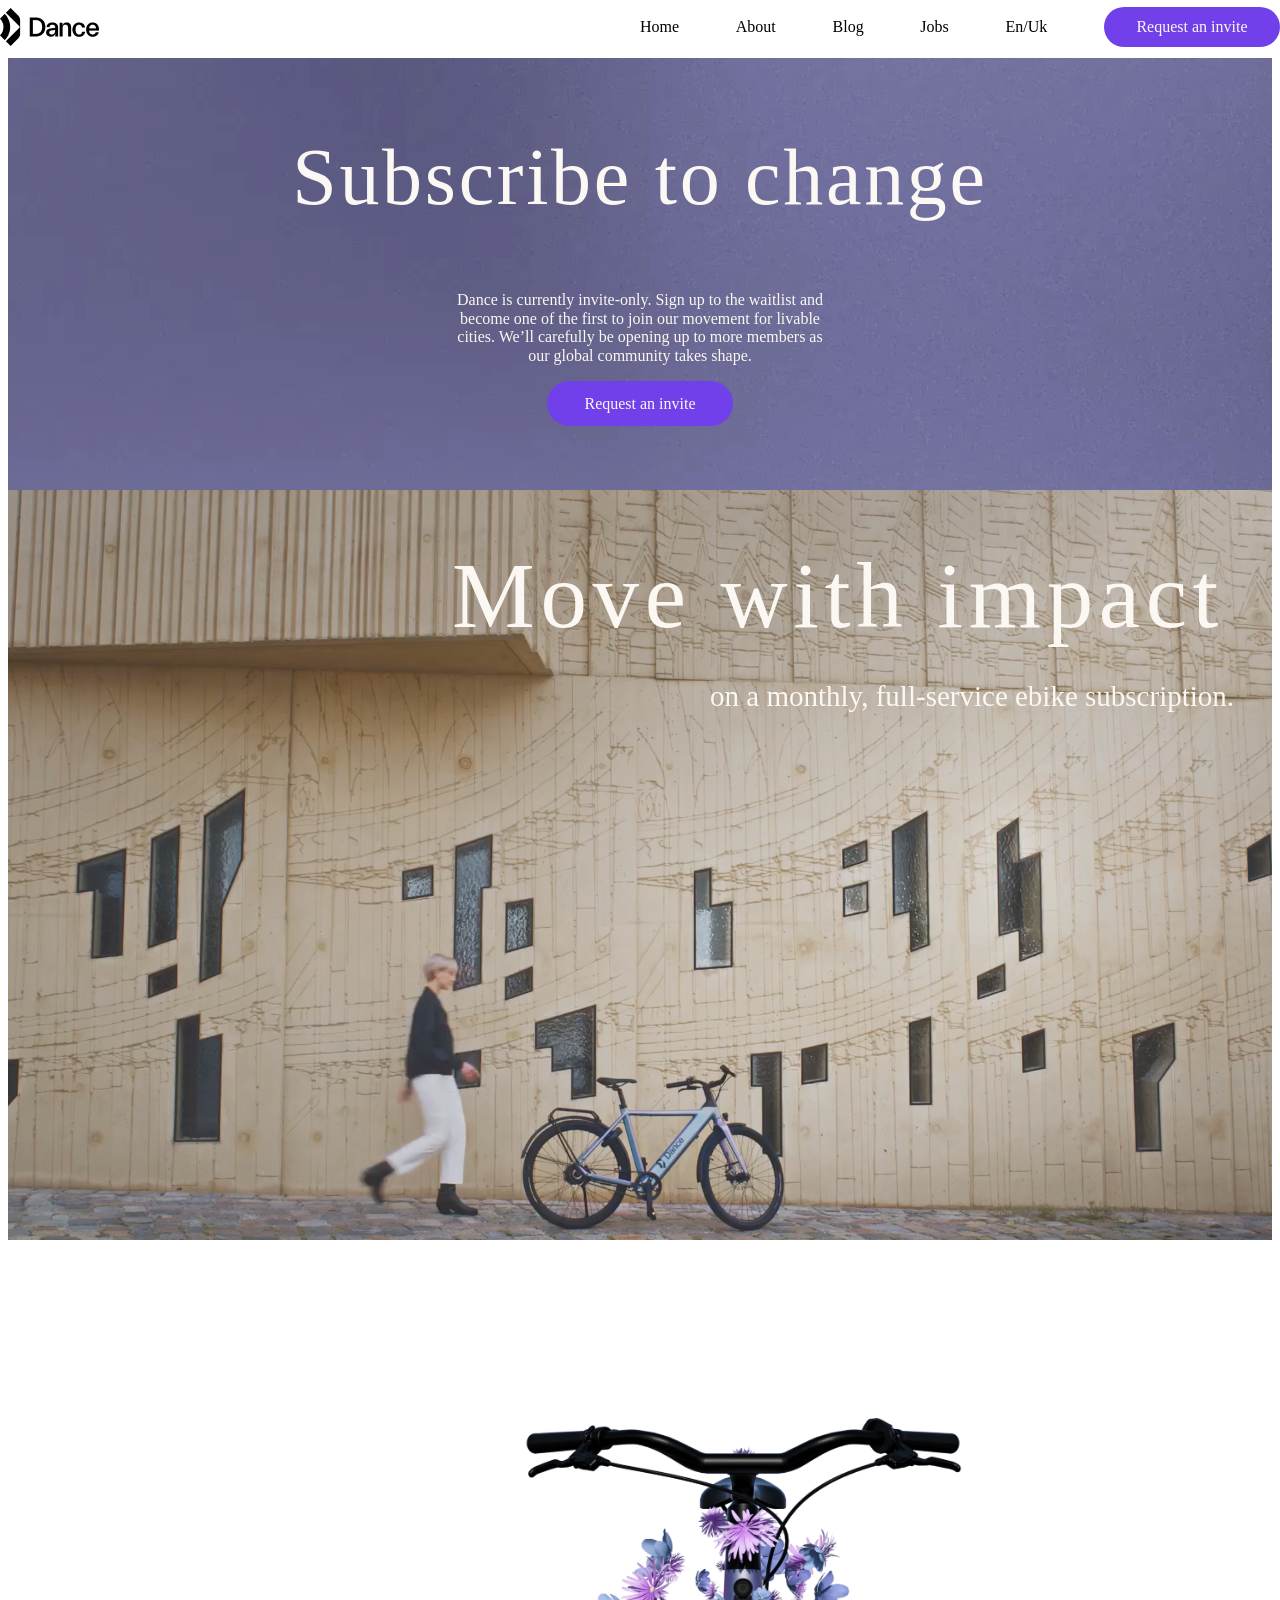
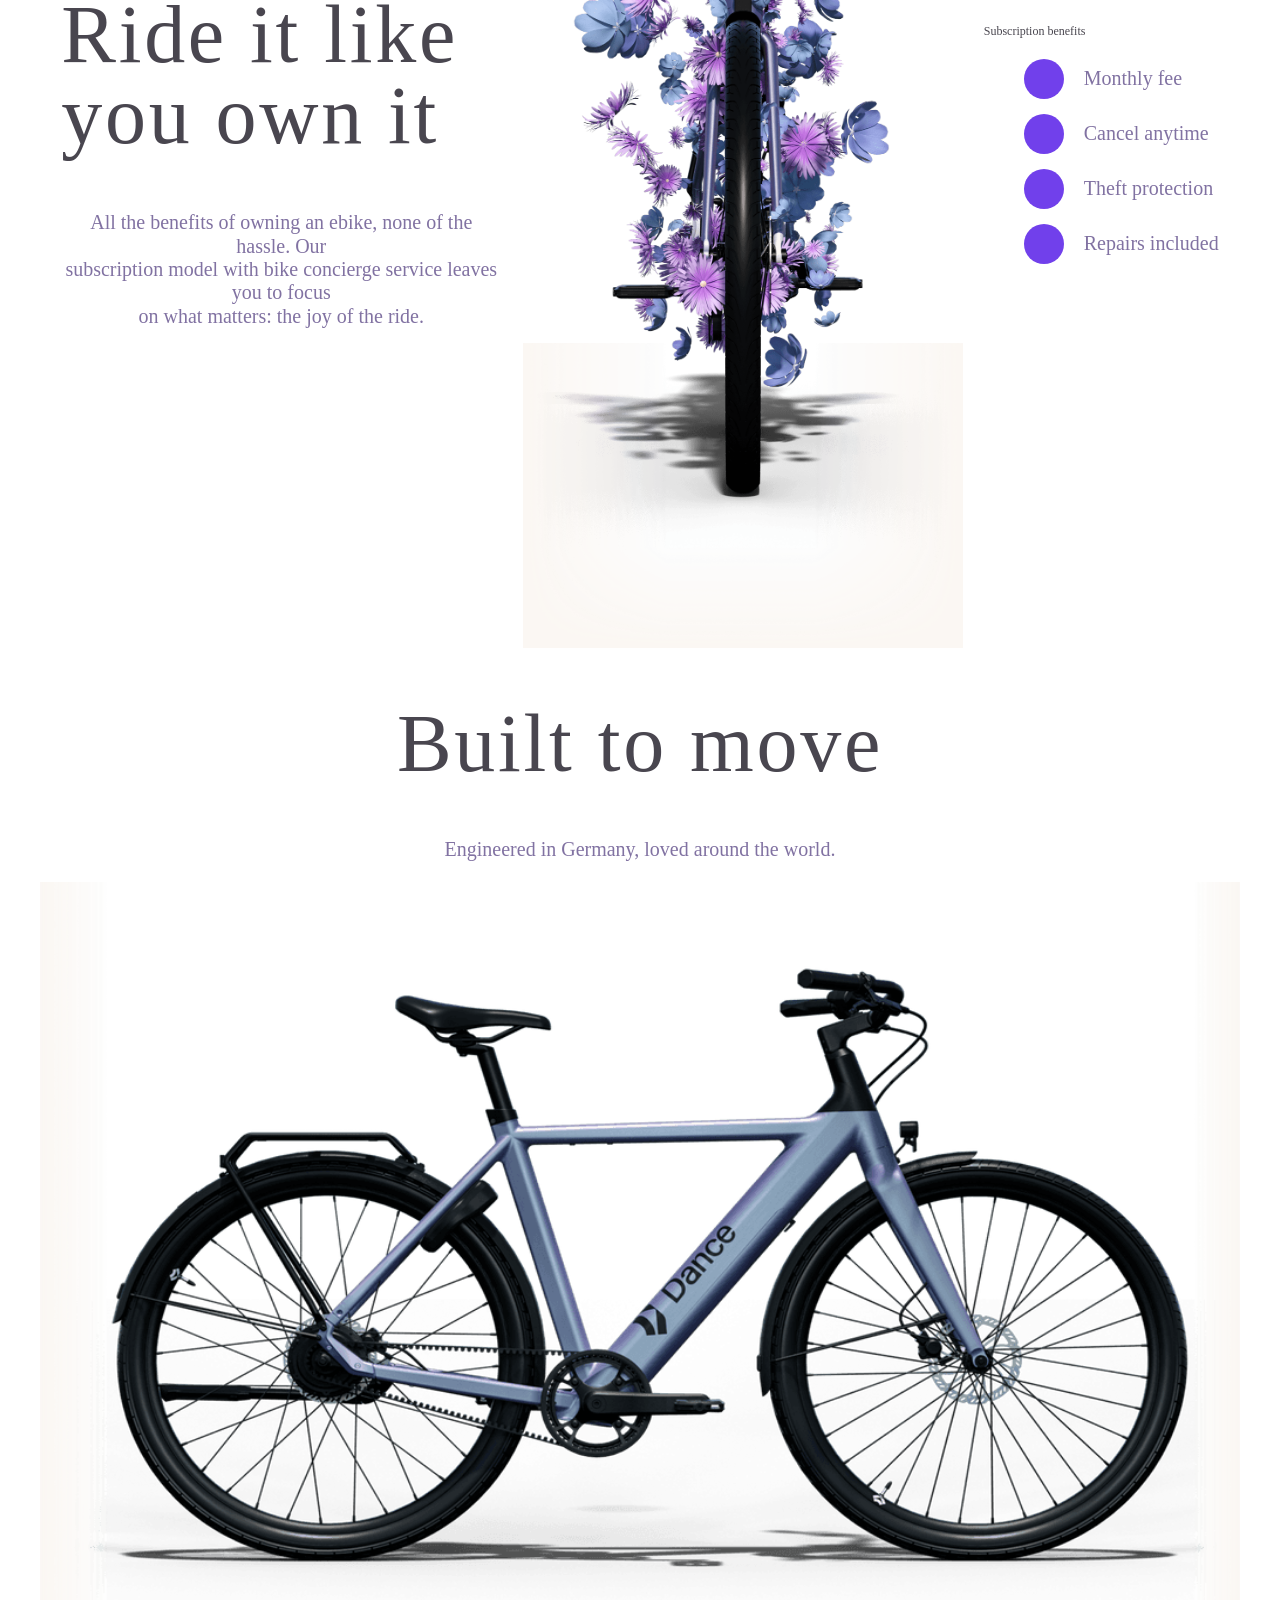
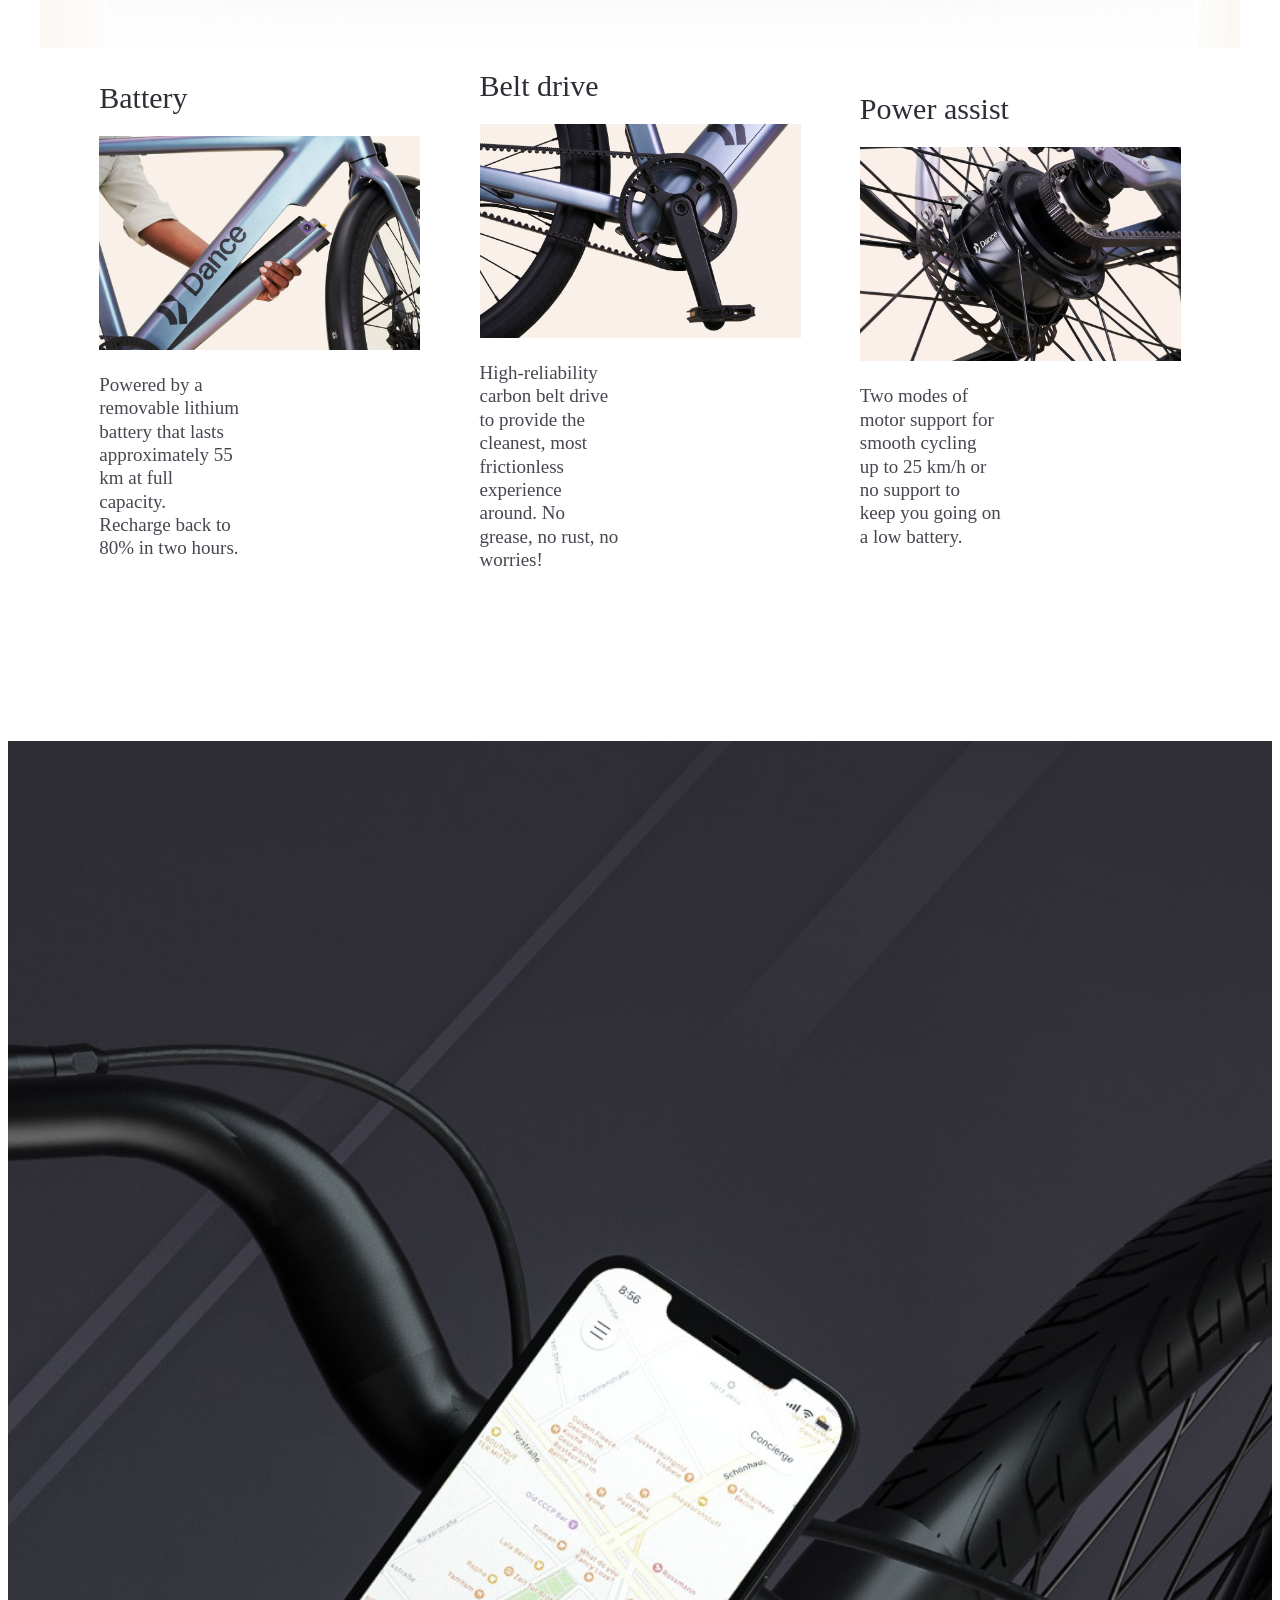
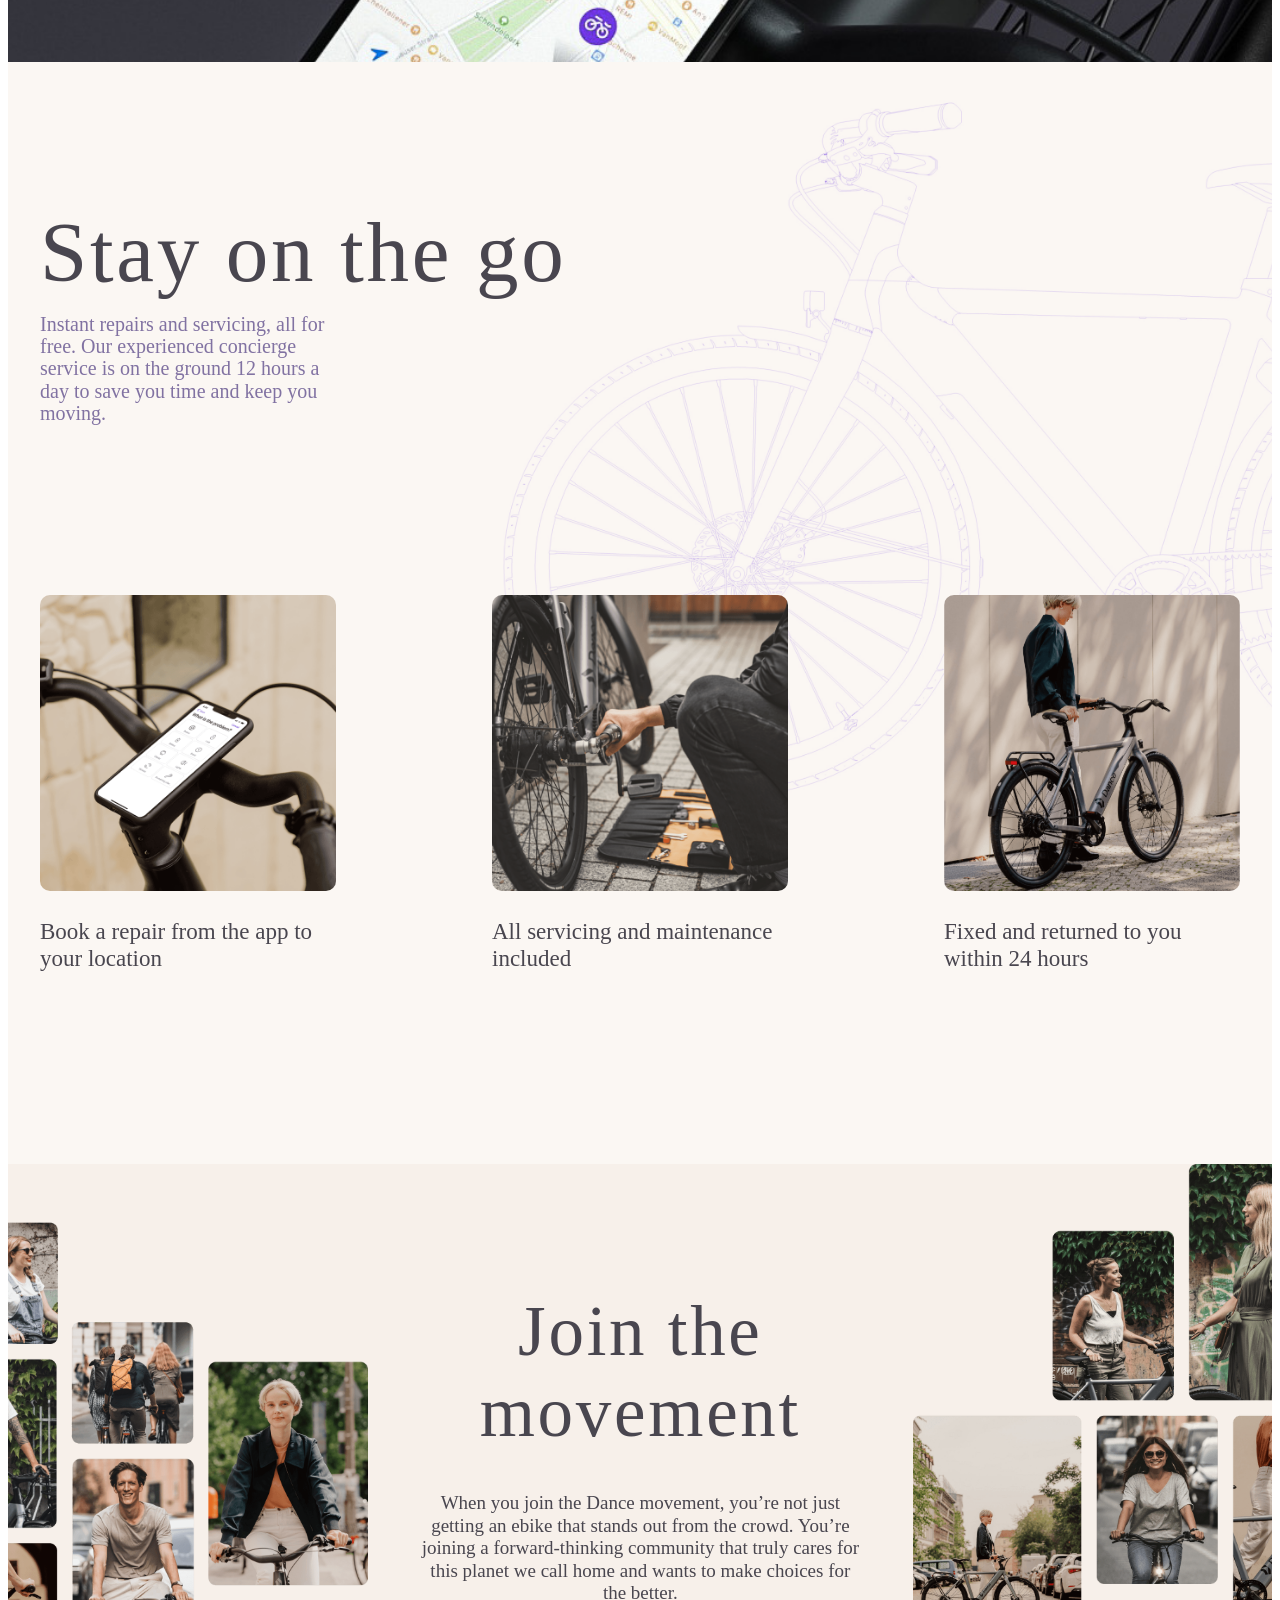
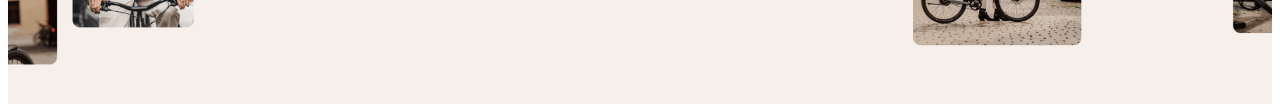
<file: index.html>
<!DOCTYPE html>
<html lang="en">
<head>
    <meta charset="UTF-8">
    <meta name="viewport" content="width=device-width, initial-scale=1.0">
    <title>Dance</title>
    <link rel="stylesheet" href="style/style.css">
    <link rel="icon" type="image/png" href="/img/logo.png">
    <link rel="stylesheet" href="style/media.css">
</head>
<body>
    <header>
        <div class="wrapper">
            <div class="block">
                <img src="img/logo.png" alt="">
                <div class="hotbar">
                    <a href="#home">Home</a>
                    <a href="#about">About</a>
                    <a href="#blog">Blog</a>
                    <a href="/pages/jobs.html">Jobs</a>
                    <a href="https://translate.google.com/?hl=ru&sl=ru&tl=en&op=translate">En/Uk</a>
                    <button>Request an invite</button>
                </div>
                <!-- Добавили id="menu-btn" для удобства привязки скрипта -->
                <div class="menu" id="menu-btn">=</div>
            </div>
        </div>
    </header>

    <main>
        <div class="wrapper">
            <div class="block1" id="home">
                <div class="text">
                    <h1>Subscribe to change</h1>
                    <p>Dance is currently invite-only. Sign up to the waitlist and become one of the first to join our movement for livable cities. We’ll carefully be opening up to more members as our global community takes shape.</p>
                    <button>Request an invite</button>
                </div>
            </div>

            <div class="block2">
                <div class="text">
                    <h1>Move with impact</h1>
                    <p>on a monthly, full-service ebike subscription.</p>
                </div>
            </div>

            <div class="block-template" id="about">
                <div class="text hightline">
                    <h1>Ride it like<br>you own it</h1>
                    <p>All the benefits of owning an ebike, none of the hassle. Our<br>subscription model with bike concierge service leaves you to focus<br>on what matters: the joy of the ride.</p>
                </div>
                <img src="img/bic1.png" alt="">
                <div class="text"> 
                    <h5>Subscription benefits</h5>
                    <ul>
                        <li>Monthly fee</li>
                        <li>Cancel anytime</li>
                        <li>Theft protection</li>
                        <li>Repairs included</li>
                    </ul>
                </div>
            </div>

            <div class="block-template bike">
                <div class="text">
                    <h1>Built to move</h1>
                    <p>Engineered in Germany, loved around the world.</p>
                </div>
                <img src="img/bic2.png" alt="">
            </div>

            <div class="block-template flex">
                <div class="block">
                    <h1>Battery</h1>
                    <img src="img/flex/1.jpg" alt="">
                    <p>Powered by a<br> removable lithium<br> battery that lasts<br>approximately 55<br>km at full<br>capacity.<br>Recharge back to<br>80% in two hours.</p>
                </div>
                <div class="block">
                    <h1>Belt drive</h1>
                    <img src="img/flex/3.jpg" alt="">
                    <p>High-reliability<br>carbon belt drive<br>to provide the<br>cleanest, most<br>frictionless<br>experience<br>around. No<br>grease, no rust, no<br>worries!</p> 
                </div>
                <div class="block">
                    <h1>Power assist</h1>
                    <img src="img/flex/2.jpg" alt="">
                    <p>Two modes of<br>motor support for<br>smooth cycling<br>up to 25 km/h or<br>no support to<br>keep you going on<br>a low battery.</p>
                </div>
            </div>

            <div class="bg"></div>
            <div class="bg-img" id="blog">
                <div class="block">
                    <div class="line">
                        <h1>Stay on the go</h1>
                        <p>Instant repairs and servicing, all for<br>
                            free. Our experienced concierge<br>
                            service is on the ground 12 hours a<br>
                            day to save you time and keep you<br>
                            moving.</p>
                    </div>
                    <div class="flex">
                        <div class="box">
                            <img src="img/stay/1.png" alt="">
                            <p>Book a repair from the app to your location</p>
                        </div>
                        <div class="box">
                            <img src="img/stay/2.png" alt="">
                            <p>All servicing and maintenance included</p>
                        </div>
                        <div class="box">
                            <img src="img/stay/3.png" alt="">
                            <p>Fixed and returned to you within 24 hours</p>
                        </div>
                    </div>
                </div>
            </div>
        </div>
    </main>
    <footer>
        <div class="wrapper">
            <div class="block">
                <img src="img/footer/rig.png" alt="">
                <div class="box">
                    <h1>Join the<br>movement</h1>
                    <p>When you join the Dance movement, you’re not just<br>
                        getting an ebike that stands out from the crowd. You’re<br>
                        joining a forward-thinking community that truly cares for<br>
                        this planet we call home and wants to make choices for<br>
                        the better.</p>
                </div>
                <img src="img/footer/lef.png" alt="">
            </div>
        </div>
    </footer>

    <script>
        const menuBtn = document.getElementById('menu-btn');
        const hotbar = document.querySelector('.hotbar');

        menuBtn.addEventListener('click', () => {
            hotbar.classList.toggle('active');
        });
    </script>
</body>
</html>
</file>
<file: style/style.css>
:root{
    --main-purple: #7140EB;
    --main-grey: #8D867C;
    --main-white: #FBF7F3;
    --second-purple: #49464F;
    --third-purple: #8172A2;
    --second-grey:#2E2C34;

    --max-widht: 1200px;

    --main-font: "Roboto";
}

main{
    padding-top: 50px;
}

.wrapper{
    max-width: 1400px;
    margin: auto;
}

header{
    height: 50px;
    position: fixed;
    top: 0;
    width: 100%;
    left: 0;
    background-color: white;
}

header .block{
    display: flex;
    justify-content: space-between;
}

header .block .hotbar{
    display: flex;
    width: 50%;
    justify-content: space-between;
    align-items: center;
}

header .block .hotbar a{
    font-family: var(--main-font);
    font-weight: 400;
    font-size: 16px;
    line-height: 19.2px;
    letter-spacing: 0%;
    color: inherit;
    text-decoration: none;
    transition: 0.2s;
}

header .block .hotbar a:hover{
    transition: scale(1.3);
    color: var(--third-purple);
    transition: 0.2s;
}

header .block .hotbar button{
    width: 176px;
    height: 40px;
    border-radius: 20px;
    background-color: var(--main-purple);
    font-family: var(--main-font);
    font-weight: 400;
    font-size: 16px;
    line-height: 19.2px;
    letter-spacing: 0%;
    color: var(--main-white);
    border: none;
}

main .block1{
    background-image: url("/img/bg.png");
    height: 432px;
    background-position: center;    
}

main .block1 .text{
    display: flex;
    flex-direction: column;
    align-items: center;
    justify-content: center;
    height: 90%;
}

main .block1 .text h1{
    font-family: var(--main-font);
    font-weight: 400;
    font-size: 80px;
    line-height: 90px;
    letter-spacing: 2.7px;
    text-align: center;
    color: var(--main-white);   
}

main .block1 .text p{
    width: 380px;
    height: 74px;
    font-family: var(--main-font);
    font-weight: 400;
    font-size: 16px;
    line-height: 18.4px;
    letter-spacing: 0%;
    text-align: center;
    color: var(--main-white);
}

main .block1 .text button{
    width: 186px;
    height: 45px;
    background-color: var(--main-purple);
    color: var(--main-white);
    font-family: Roboto;
    font-weight: 400;
    font-size: 16px;
    line-height: 19.2px;
    letter-spacing: 0%;
    text-align: center; 
    border-radius: 25px;
    border: none;
}

main .block2{
    background-image: url("/img/block2.png");
    height: 750px;
    background-position: bottom;
    background-size: 1400px;
}

main .block2 .text h1{
    font-family: var(--main-font);
    font-weight: 400;
    font-size: 93px;
    line-height: 112.5px;
    letter-spacing: 5.63px;
    text-align: right;
    color: var(--main-white);
    margin: 0;
    padding: 50px 10px 0 10px ;

}

main .block2 .text p{
    font-family: var(--main-font);
    font-weight: 400;
    font-size: 29px;
    line-height: 28.5px;
    letter-spacing: 0%;
    text-align: right;
    color: var(--main-white);
}

main .block2 .text{
    width: 97%;
}

main .block-template{
    display: flex;
    align-items: center;
    justify-content: space-evenly;
    max-width: var(--max-widht);
    margin: auto;
}

main .block-template img{
    width: 440px;
}

main .block-template .text h1{
    font-family: var(--main-font);
    font-weight: 400;
    font-size: 82px;
    line-height: 81px;
    letter-spacing: 2.7px;
    color: var(--second-purple);
}

main .block-template .text p, ul{
    font-family: var(--main-font);
    font-weight: 400;
    font-size: 20px;
    line-height: 23.4px;
    letter-spacing: 0%;
    text-align: center;
    color: var(--third-purple);
}

main .block-template .text.hightline{
    width: 440px;
}

ul{
    list-style: none;
}

li{
    display: flex;
    flex-direction: row;
    align-items: center;
    gap: 20px;
    margin-top: 15px;
}

main .block-template .text li::before{
    content: "";
    width: 40px;
    height: 40px;
    border-radius: 20px;
    background-color: var(--main-purple);
    
    display: flex;
    align-items: center;
    justify-content: center;
}

main .block-template .text h5{
    font-family: var(--main-font);
    font-weight: 400;
    font-size: 12px;
    line-height: 14.4px;
    letter-spacing: 0%;
    color: var(--second-purple);

}

main .block-template.bike{
    flex-direction: column;
}

main .block-template.bike img{
    width: 100%;
    height: 766px;
}

main .block-template.flex{
    justify-content: space-evenly;
    margin-bottom: 150px;
}

main .block-template.flex img{
    width: 321px;
    height: 214px;
}

main .block-template.flex h1{
    font-family: var(--main-font);
    font-weight: 400;
    font-size: 30px;
    line-height: 36px;
    letter-spacing: 0%;
    color: var(--second-grey);
}

main .block-template.flex p{
    font-family: var(--main-font);
    font-weight: 400;
    font-size: 19px;
    line-height: 23.4px;
    letter-spacing: 0%;
    color: var(--second-purple);
}

main .bg{
    width: 100%;
    height: 921px;
    background-image: url("/img/block3.jpg");
    background-position: center;
    background-size: 100%;
}

main .bg-img{
    background-image: url("/img/stay/bg.png");
    width: 100%;
    height: 1102px;
    background-position: top;
    background-size: cover;
}

main .bg-img .block{
    display: flex;
    flex-direction: column;
    height: 100%;
    max-width: var(--max-widht);
    margin: auto;
    padding-top: 100px;
}

main .bg-img .block .line h1{
    font-family: var(--main-font);
    font-weight: 400;
    font-size: 85px;
    line-height: 81px;
    letter-spacing: 2.7px;
    color: var(--second-purple);
    margin-bottom: 20px;
    margin-top: 50px;
}

main .bg-img .block .line p{
    font-family: var(--main-font);
    font-weight: 400;
    font-size: 20px;
    line-height: 22.42px;
    letter-spacing: 0%;
    color: var(--third-purple);
}

main .bg-img .block .flex{
    display: flex;
    margin-top: 150px;
    justify-content: space-between;
}

main .bg-img .block .flex img{
    width: 296px;
    height: 296px;
    border-radius: 10px;
}

main .bg-img .block .flex p{
    width: 294px;
    font-family: var(--main-font);
    font-weight: 400;
    font-size: 23px;
    line-height: 27px;
    letter-spacing: 0%;
    color: var(--second-purple);
}   

footer .block{
    width: 100%;
    display: flex;
    justify-content: space-between;
    background-color: #F7F0EA;
}

footer .block img{
    width: 360px;
    height: 540px;
}

footer .block .box{
    width: 720px;
    height: 540px;
    display: flex;
    flex-direction: column;
    align-items: center;
    justify-content: center;
}

footer .block .box h1{
    font-family: var(--main-font);
    font-weight: 400;
    font-size: 71px;
    line-height: 81px;
    letter-spacing: 2.7px;
    text-align: center;
    color: var(--second-purple);

    margin-bottom: 20px;
}

footer .block .box p{
    font-family: var(--main-font);
    font-weight: 400;
    font-size: 19px;
    line-height: 22.42px;
    letter-spacing: 0%;
    text-align: center;
    color: var(--second-purple);
}

.menu{
    display: none;
}
</file>
<file: style/media.css>
@media (max-width: 700px) {
    :root {
        --max-widht: 500px;
    }
    
    header .block .hotbar {
        display: none;
    }
    
    header .block .hotbar.active {
        display: flex;
        flex-direction: column;
        align-items: flex-start;     
        position: absolute;
        top: 50px;
        right: 0;
        width: fit-content;          
        background-color: white;
        padding: 15px 20px;          
        gap: 15px;                   
        box-shadow: -5px 10px 15px rgba(0,0,0,0.1); 
        border-bottom-left-radius: 15px; 
    }

    .menu {
        display: block;
        font-size: 40px;
        margin-right: 30px;
        cursor: pointer;
        line-height: 50px;
        user-select: none;
    }
    
    main .block-template img {
        width: calc(100% - 30px);
    }

    main .block-template {
        flex-direction: column;
    }
    
    main .block-template.flex .block {
        width: 70%;
    }
}
</file>
